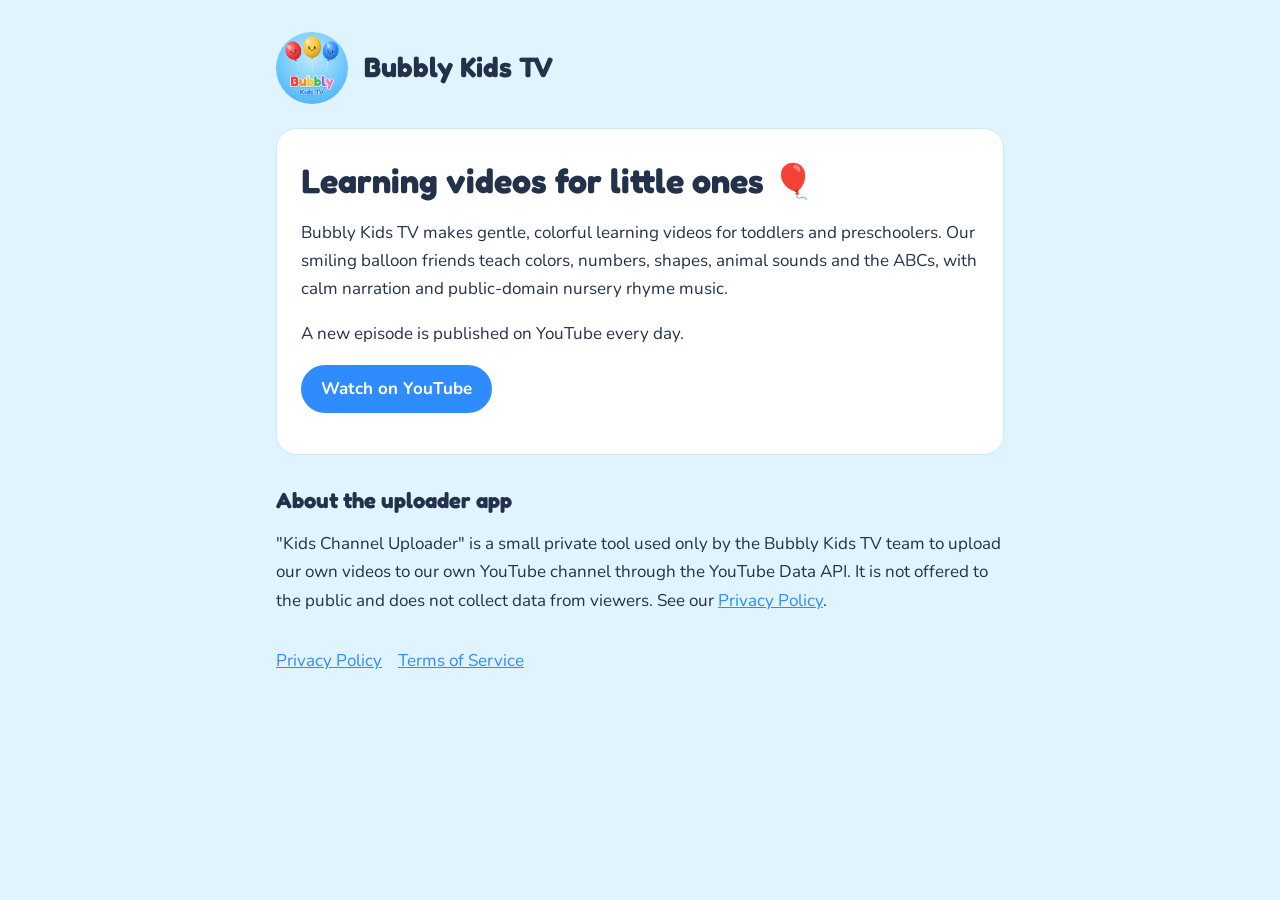
<file: index.html>
<!doctype html>
<html lang="en">
<head>
	<meta charset="utf-8">
	<meta name="viewport" content="width=device-width, initial-scale=1">
	<title>Bubbly Kids TV</title>
	<meta name="description" content="Bubbly Kids TV: gentle, colorful learning videos for toddlers and preschoolers.">
	<link rel="icon" href="logo.png">
	<link rel="preconnect" href="https://fonts.googleapis.com">
	<link href="https://fonts.googleapis.com/css2?family=Fredoka:wght@600;700&family=Nunito:wght@400;700&display=swap" rel="stylesheet">
	<link rel="stylesheet" href="style.css">
</head>
<body>
<main>
	<header>
		<img src="logo.png" alt="Bubbly Kids TV logo">
		<span class="brand">Bubbly Kids TV</span>
	</header>
	<div class="card">
		<h1>Learning videos for little ones 🎈</h1>
		<p>Bubbly Kids TV makes gentle, colorful learning videos for toddlers and preschoolers. Our smiling balloon friends teach colors, numbers, shapes, animal sounds and the ABCs, with calm narration and public-domain nursery rhyme music.</p>
		<p>A new episode is published on YouTube every day.</p>
		<p><a class="button" href="https://www.youtube.com/@BubblyKidsTVchannel">Watch on YouTube</a></p>
	</div>
	<h2>About the uploader app</h2>
	<p>"Kids Channel Uploader" is a small private tool used only by the Bubbly Kids TV team to upload our own videos to our own YouTube channel through the YouTube Data API. It is not offered to the public and does not collect data from viewers. See our <a href="privacy.html">Privacy Policy</a>.</p>
	<nav>
		<a href="privacy.html">Privacy Policy</a>
		<a href="terms.html">Terms of Service</a>
	</nav>
</main>
</body>
</html>
</file>
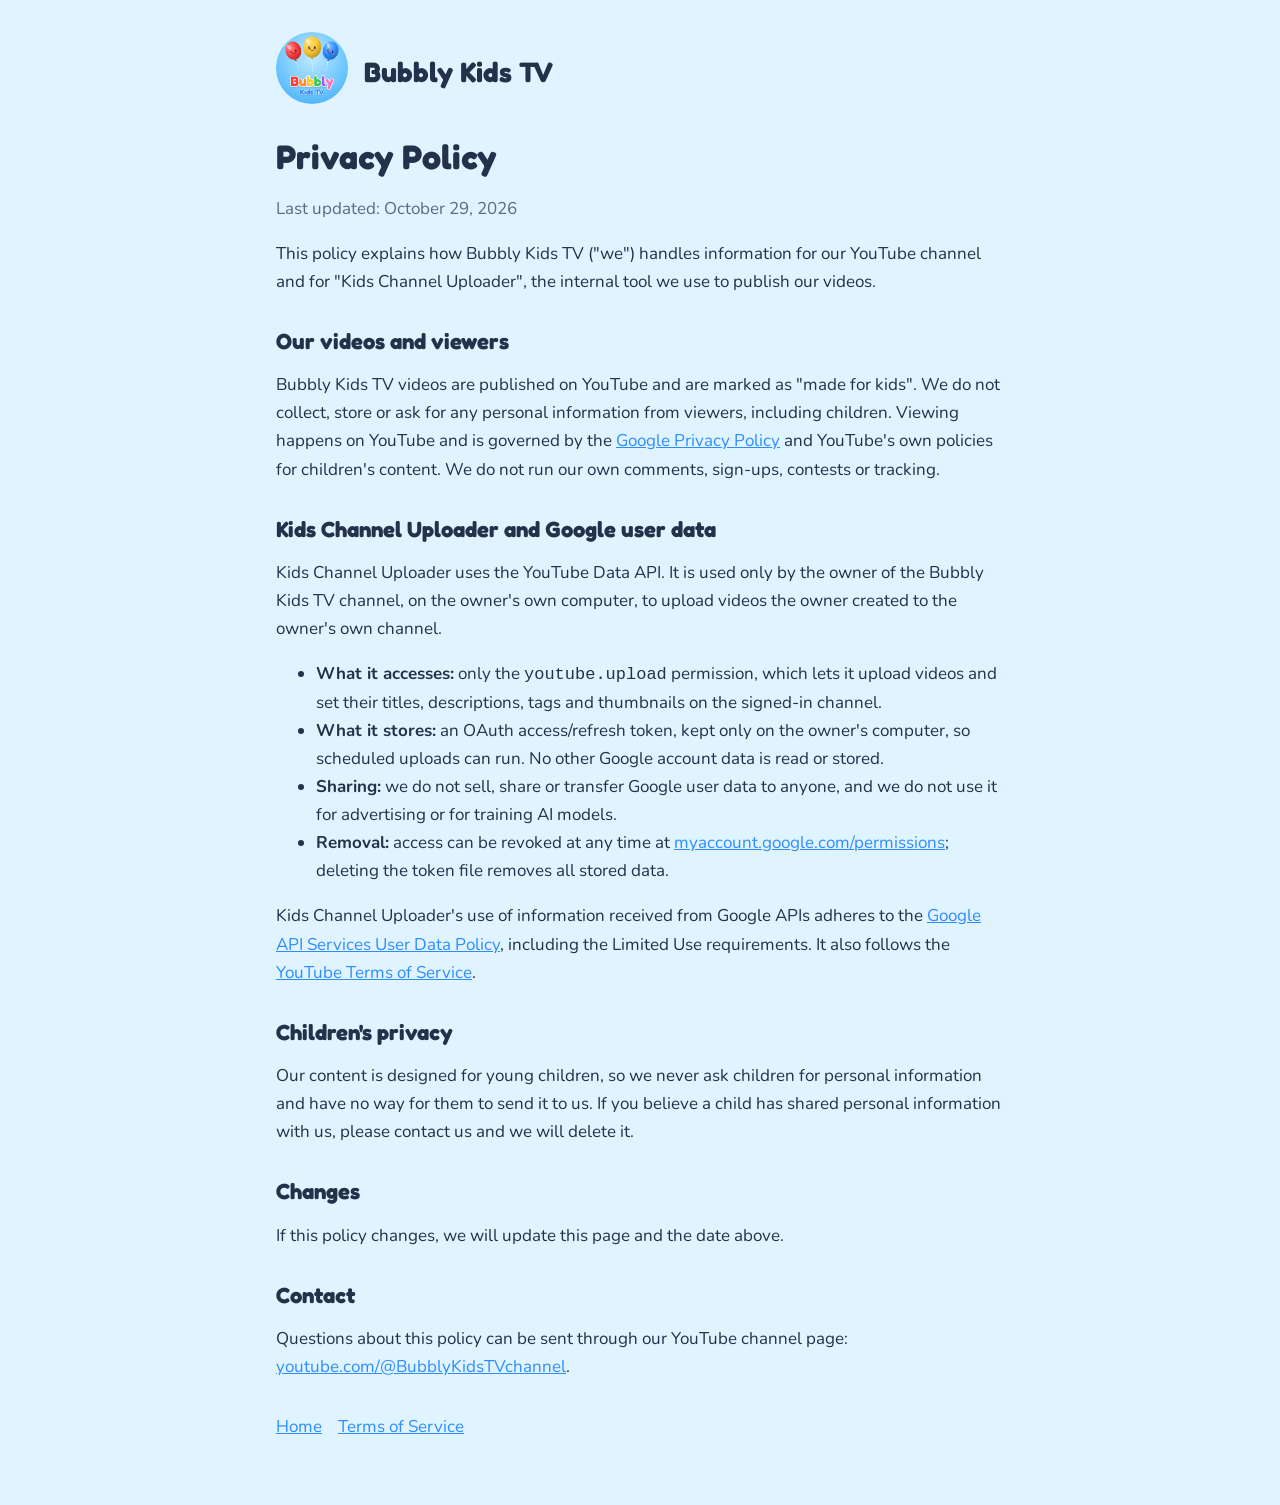
<file: privacy.html>
<!doctype html>
<html lang="en">
<head>
	<meta charset="utf-8">
	<meta name="viewport" content="width=device-width, initial-scale=1">
	<title>Privacy Policy · Bubbly Kids TV</title>
	<link rel="icon" href="logo.png">
	<link rel="preconnect" href="https://fonts.googleapis.com">
	<link href="https://fonts.googleapis.com/css2?family=Fredoka:wght@600;700&family=Nunito:wght@400;700&display=swap" rel="stylesheet">
	<link rel="stylesheet" href="style.css">
</head>
<body>
<main>
	<header>
		<a href="index.html"><img src="logo.png" alt="Bubbly Kids TV logo"></a>
		<a class="brand" href="index.html">Bubbly Kids TV</a>
	</header>
	<h1>Privacy Policy</h1>
	<p class="muted">Last updated: October 29, 2026</p>

	<p>This policy explains how Bubbly Kids TV ("we") handles information for our YouTube channel and for "Kids Channel Uploader", the internal tool we use to publish our videos.</p>

	<h2>Our videos and viewers</h2>
	<p>Bubbly Kids TV videos are published on YouTube and are marked as "made for kids". We do not collect, store or ask for any personal information from viewers, including children. Viewing happens on YouTube and is governed by the <a href="https://policies.google.com/privacy">Google Privacy Policy</a> and YouTube's own policies for children's content. We do not run our own comments, sign-ups, contests or tracking.</p>

	<h2>Kids Channel Uploader and Google user data</h2>
	<p>Kids Channel Uploader uses the YouTube Data API. It is used only by the owner of the Bubbly Kids TV channel, on the owner's own computer, to upload videos the owner created to the owner's own channel.</p>
	<ul>
		<li><strong>What it accesses:</strong> only the <code>youtube.upload</code> permission, which lets it upload videos and set their titles, descriptions, tags and thumbnails on the signed-in channel.</li>
		<li><strong>What it stores:</strong> an OAuth access/refresh token, kept only on the owner's computer, so scheduled uploads can run. No other Google account data is read or stored.</li>
		<li><strong>Sharing:</strong> we do not sell, share or transfer Google user data to anyone, and we do not use it for advertising or for training AI models.</li>
		<li><strong>Removal:</strong> access can be revoked at any time at <a href="https://myaccount.google.com/permissions">myaccount.google.com/permissions</a>; deleting the token file removes all stored data.</li>
	</ul>
	<p>Kids Channel Uploader's use of information received from Google APIs adheres to the <a href="https://developers.google.com/terms/api-services-user-data-policy">Google API Services User Data Policy</a>, including the Limited Use requirements. It also follows the <a href="https://www.youtube.com/t/terms">YouTube Terms of Service</a>.</p>

	<h2>Children's privacy</h2>
	<p>Our content is designed for young children, so we never ask children for personal information and have no way for them to send it to us. If you believe a child has shared personal information with us, please contact us and we will delete it.</p>

	<h2>Changes</h2>
	<p>If this policy changes, we will update this page and the date above.</p>

	<h2>Contact</h2>
	<p>Questions about this policy can be sent through our YouTube channel page: <a href="https://www.youtube.com/@BubblyKidsTVchannel">youtube.com/@BubblyKidsTVchannel</a>.</p>

	<nav>
		<a href="index.html">Home</a>
		<a href="terms.html">Terms of Service</a>
	</nav>
</main>
</body>
</html>
</file>
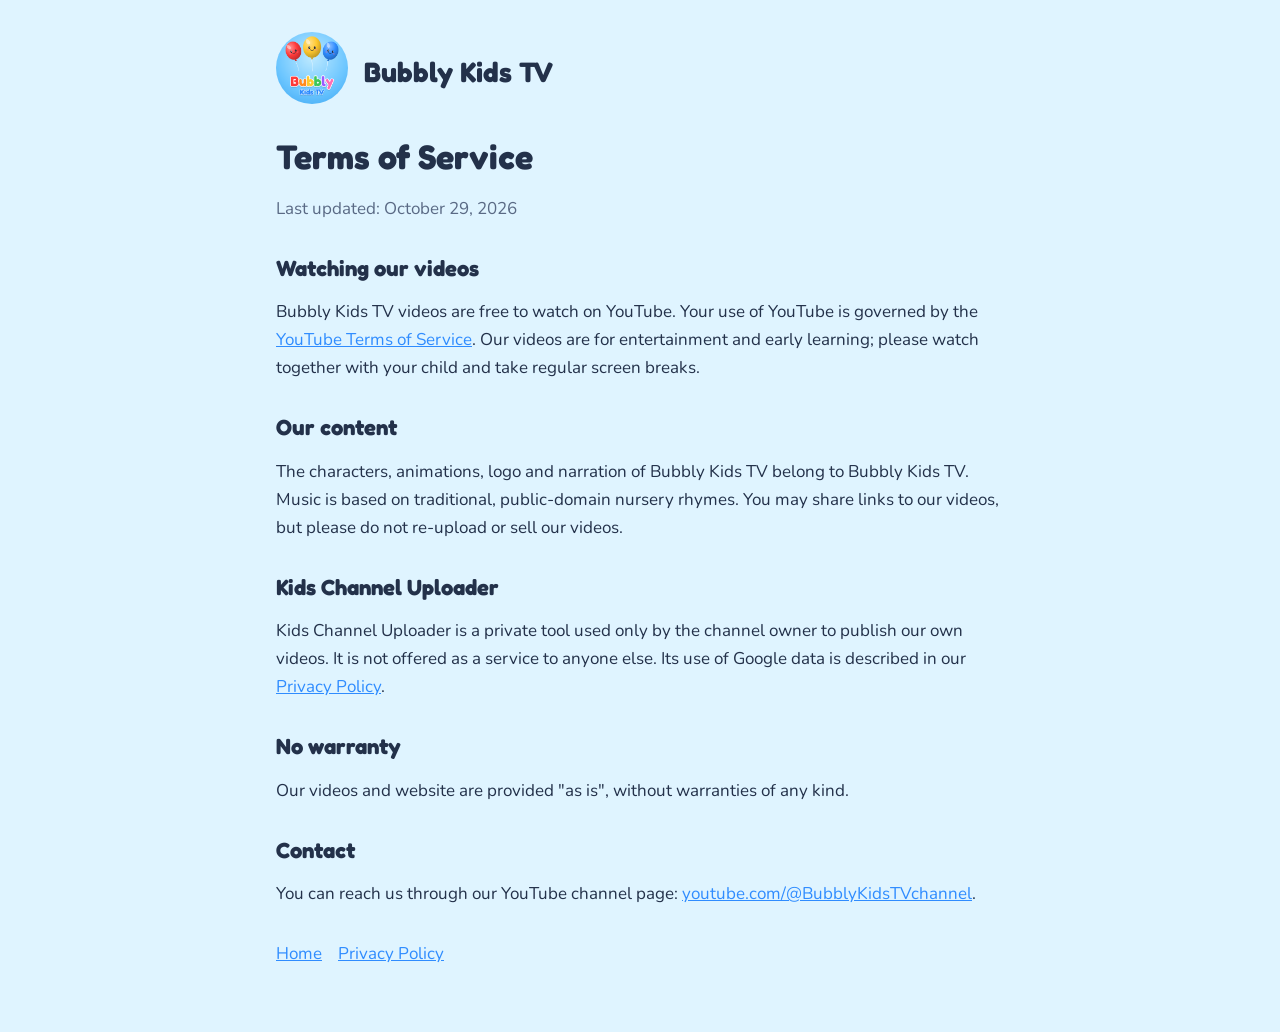
<file: terms.html>
<!doctype html>
<html lang="en">
<head>
	<meta charset="utf-8">
	<meta name="viewport" content="width=device-width, initial-scale=1">
	<title>Terms of Service · Bubbly Kids TV</title>
	<link rel="icon" href="logo.png">
	<link rel="preconnect" href="https://fonts.googleapis.com">
	<link href="https://fonts.googleapis.com/css2?family=Fredoka:wght@600;700&family=Nunito:wght@400;700&display=swap" rel="stylesheet">
	<link rel="stylesheet" href="style.css">
</head>
<body>
<main>
	<header>
		<a href="index.html"><img src="logo.png" alt="Bubbly Kids TV logo"></a>
		<a class="brand" href="index.html">Bubbly Kids TV</a>
	</header>
	<h1>Terms of Service</h1>
	<p class="muted">Last updated: October 29, 2026</p>

	<h2>Watching our videos</h2>
	<p>Bubbly Kids TV videos are free to watch on YouTube. Your use of YouTube is governed by the <a href="https://www.youtube.com/t/terms">YouTube Terms of Service</a>. Our videos are for entertainment and early learning; please watch together with your child and take regular screen breaks.</p>

	<h2>Our content</h2>
	<p>The characters, animations, logo and narration of Bubbly Kids TV belong to Bubbly Kids TV. Music is based on traditional, public-domain nursery rhymes. You may share links to our videos, but please do not re-upload or sell our videos.</p>

	<h2>Kids Channel Uploader</h2>
	<p>Kids Channel Uploader is a private tool used only by the channel owner to publish our own videos. It is not offered as a service to anyone else. Its use of Google data is described in our <a href="privacy.html">Privacy Policy</a>.</p>

	<h2>No warranty</h2>
	<p>Our videos and website are provided "as is", without warranties of any kind.</p>

	<h2>Contact</h2>
	<p>You can reach us through our YouTube channel page: <a href="https://www.youtube.com/@BubblyKidsTVchannel">youtube.com/@BubblyKidsTVchannel</a>.</p>

	<nav>
		<a href="index.html">Home</a>
		<a href="privacy.html">Privacy Policy</a>
	</nav>
</main>
</body>
</html>
</file>
<file: style.css>
:root {
	--sky: #dff4ff;
	--ink: #23314a;
	--muted: #5a6a85;
	--card: #ffffff;
	--blue: #2f8cff;
	--line: #cfe8f7;
}
@media (prefers-color-scheme: dark) {
	:root {
		--sky: #0f1b2b;
		--ink: #e8f1ff;
		--muted: #a9b8cf;
		--card: #172638;
		--blue: #6fb0ff;
		--line: #26405c;
	}
}
* { box-sizing: border-box; }
body {
	margin: 0;
	background: var(--sky);
	color: var(--ink);
	font: 17px/1.65 'Nunito', system-ui, sans-serif;
}
main { max-width: 760px; margin: 0 auto; padding: 32px 16px 64px; }
header { display: flex; align-items: center; gap: 16px; margin-bottom: 24px; }
header img { width: 72px; height: 72px; border-radius: 50%; }
header a { color: inherit; text-decoration: none; }
h1, h2, .brand { font-family: 'Fredoka', 'Nunito', sans-serif; line-height: 1.2; }
.brand { font-size: 28px; font-weight: 700; }
h1 { font-size: 34px; margin: 8px 0 4px; }
h2 { font-size: 22px; margin: 32px 0 8px; }
.card { background: var(--card); border: 1px solid var(--line); border-radius: 20px; padding: 24px; }
.muted { color: var(--muted); }
a { color: var(--blue); }
nav { margin-top: 32px; display: flex; flex-wrap: wrap; gap: 16px; }
.button {
	display: inline-block; background: var(--blue); color: #fff; text-decoration: none;
	padding: 10px 20px; border-radius: 999px; font-weight: 700;
}
</file>
